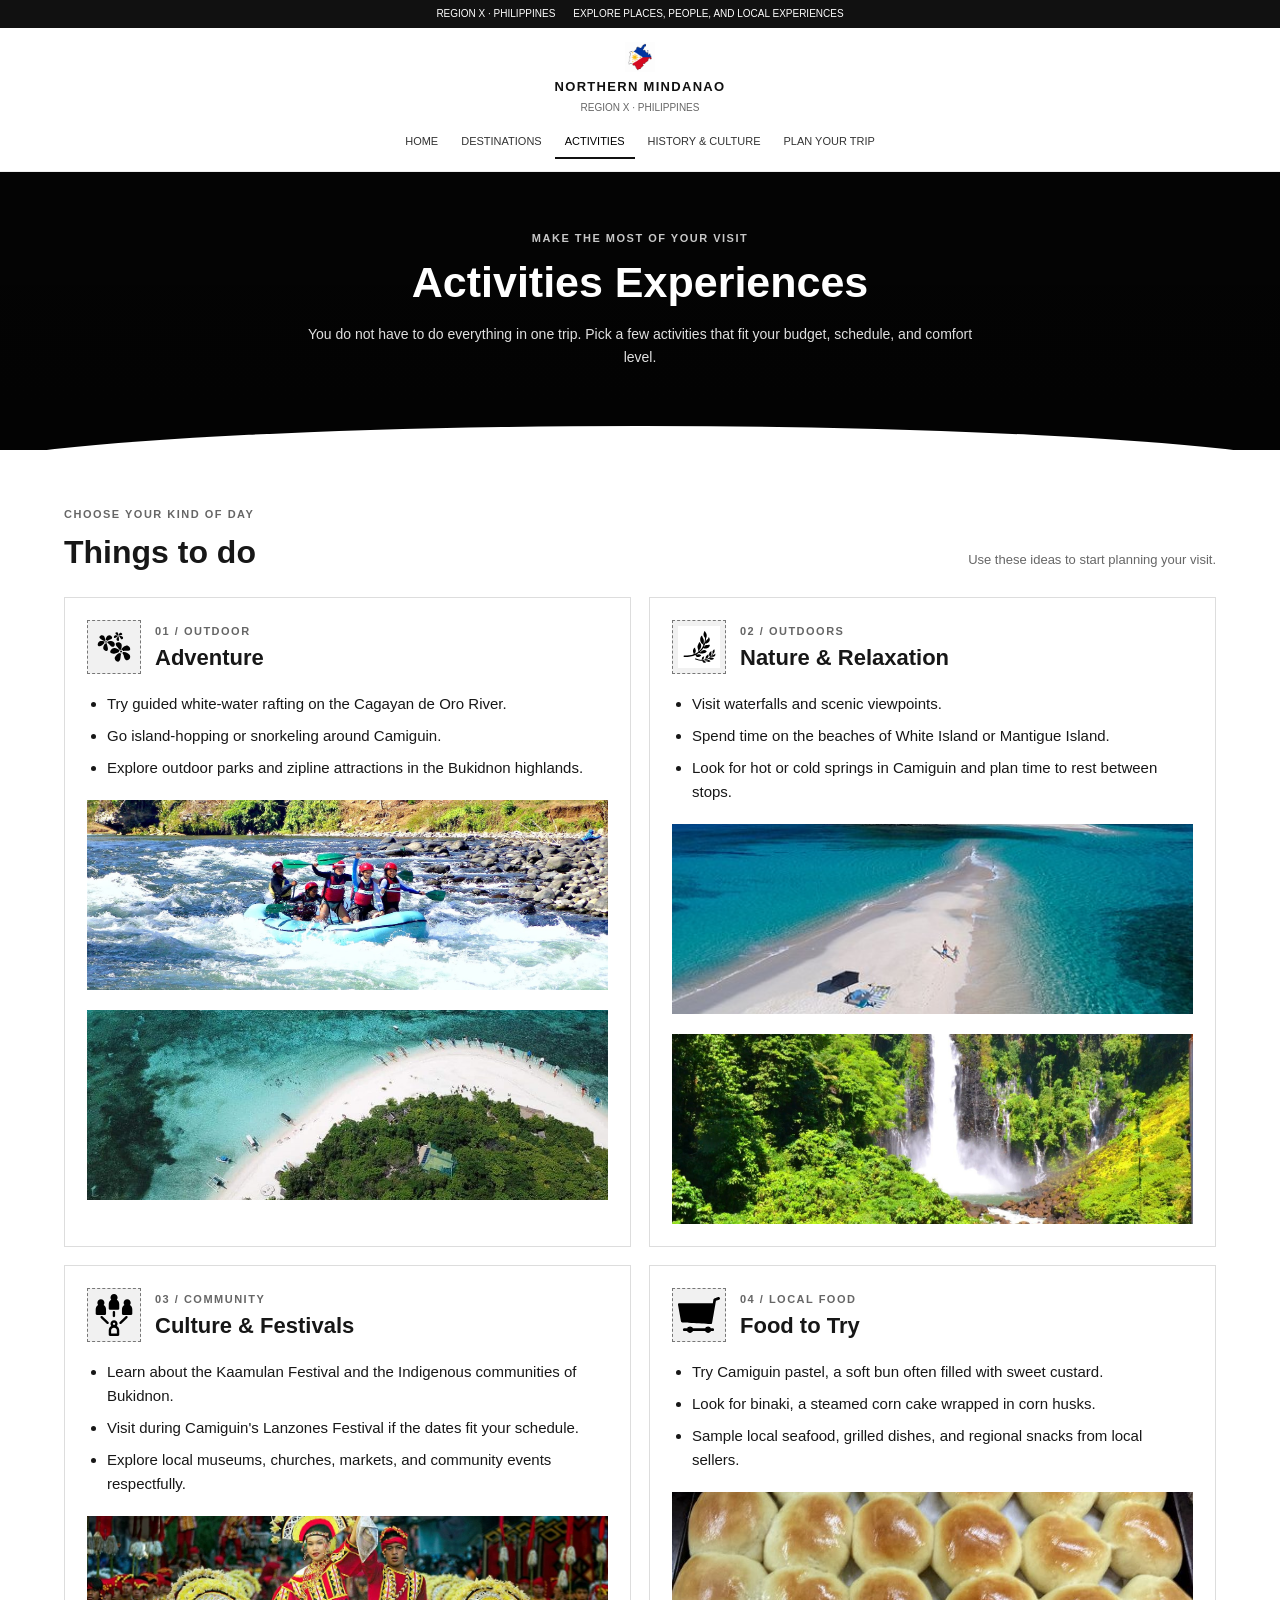
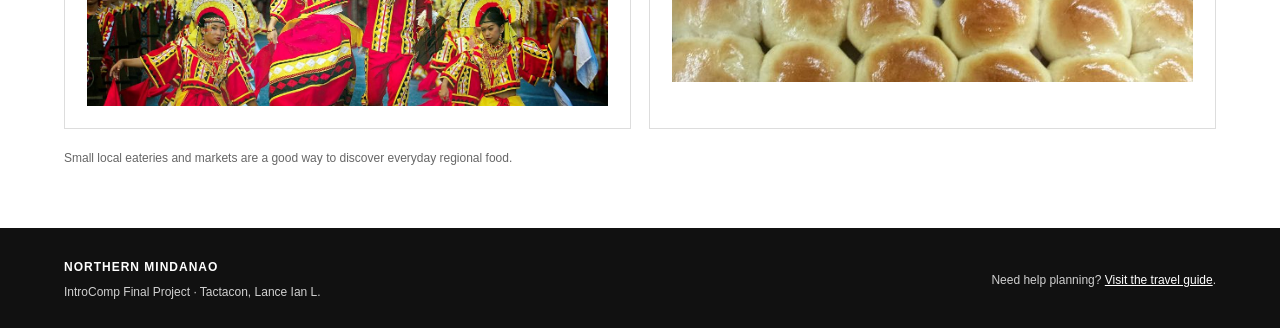
<file: activities.html>
<!DOCTYPE html>
<html lang="en">
<head>
    <meta charset="UTF-8">
    <meta name="viewport" content="width=device-width, initial-scale=1.0">
    <meta name="description" content="Things to do in Northern Mindanao, from outdoor adventures to local food and culture.">
    <title>Activities &amp; Experiences | Northern Mindanao</title>
    <link rel="stylesheet" href="style.css">
</head>
<body>
    <div class="top-line">
        <div class="container top-line-inner">
            <div>REGION X · PHILIPPINES</div>
            <div>EXPLORE PLACES, PEOPLE, AND LOCAL EXPERIENCES</div>
        </div>
    </div>
    <header class="site-header">
        <div class="container header-inner">
            <a class="brand" href="index.html" aria-label="Northern Mindanao home">
                <img class="logo-image" src="Assets/Images/Logo.png" alt="Northern Mindanao logo">
                <div class="brand-text">
                    <strong>NORTHERN MINDANAO</strong>
                    <small>REGION X · PHILIPPINES</small>
                </div>
            </a>
            <nav class="main-nav" aria-label="Main navigation">
                <a href="index.html">Home</a>
                <a href="destinations.html">Destinations</a>
                <a href="activities.html" aria-current="page">Activities</a>
                <a href="history.html">History &amp; Culture</a>
                <a href="plan-trip.html">Plan Your Trip</a>
            </nav>
        </div>
    </header>
    <main>
        <section class="page-intro-band">
            <video class="hero-video" autoplay muted loop playsinline aria-hidden="true">
                <source src="Assets/Videos/BannerIndex.mp4" type="video/mp4">
            </video>
            <div class="container page-intro-content">
                <p class="eyebrow">Make the most of your visit</p>
                <h1>Activities Experiences</h1>
                <p>You do not have to do everything in one trip. Pick a few activities that fit your budget, schedule, and comfort level.</p>
            </div>
        </section>
        <section class="activities-section section-space">
            <div class="container">
                <div class="section-heading-row"><div><p class="eyebrow">Choose your kind of day</p><h2>Things to do</h2></div><p class="section-side-note">Use these ideas to start planning your visit.</p></div>
                <div class="activity-grid">
                    <article class="activity-card">
                        <div class="activity-heading"><img class="activity-icon-placeholder" src="Assets/Icons/Flower.svg" alt="Adventure icon"><div><p class="eyebrow">01 / Outdoor</p><h2>Adventure</h2></div></div>
                        <ul><li>Try guided white-water rafting on the Cagayan de Oro River.</li><li>Go island-hopping or snorkeling around Camiguin.</li><li>Explore outdoor parks and zipline attractions in the Bukidnon highlands.</li></ul>
                        <img class="activity-photo" src="Assets/Images/Boating.JPG" alt="Guided white-water rafting on the Cagayan de Oro River">
                        <img class="activity-photo" src="Assets/Images/IslandHopping.jpg" alt="Island-hopping at a clear-water beach in Camiguin">
                    </article>
                    <article class="activity-card">
                        <div class="activity-heading"><img class="activity-icon-placeholder" src="Assets/Icons/Leaf.svg" alt="Nature and relaxation icon"><div><p class="eyebrow">02 / Outdoors</p><h2>Nature &amp; Relaxation</h2></div></div>
                        <ul><li>Visit waterfalls and scenic viewpoints.</li><li>Spend time on the beaches of White Island or Mantigue Island.</li><li>Look for hot or cold springs in Camiguin and plan time to rest between stops.</li></ul>
                        <img class="activity-photo" src="Assets/Images/White_Island.jpg" alt="White Island, a natural attraction in Camiguin">
                        <img class="activity-photo" src="Assets/Images/Maria_Cristina_Falls.jpg" alt="Maria Cristina Falls, a natural attraction in Iligan">
                    </article>
                    <article class="activity-card">
                        <div class="activity-heading"><img class="activity-icon-placeholder" src="Assets/Icons/community.svg" alt="Culture and festivals icon"><div><p class="eyebrow">03 / Community</p><h2>Culture &amp; Festivals</h2></div></div>
                        <ul><li>Learn about the Kaamulan Festival and the Indigenous communities of Bukidnon.</li><li>Visit during Camiguin's Lanzones Festival if the dates fit your schedule.</li><li>Explore local museums, churches, markets, and community events respectfully.</li></ul>
                        <img class="activity-photo" src="Assets/Images/Kaamulan-Festival.jpg" alt="Performers in traditional attire at the Kaamulan Festival in Bukidnon">
                    </article>
                    <article class="activity-card">
                        <div class="activity-heading"><img class="activity-icon-placeholder" src="Assets/Icons/cart.svg" alt="Food icon"><div><p class="eyebrow">04 / Local food</p><h2>Food to Try</h2></div></div>
                        <ul><li>Try Camiguin pastel, a soft bun often filled with sweet custard.</li><li>Look for binaki, a steamed corn cake wrapped in corn husks.</li><li>Sample local seafood, grilled dishes, and regional snacks from local sellers.</li></ul>
                        <img class="activity-photo" src="Assets/Images/Pastel.jpg" alt="Camiguin pastel, a soft bun filled with sweet custard">
                    </article>
                </div>
                <p class="small-note">Small local eateries and markets are a good way to discover everyday regional food.</p>
            </div>
        </section>
    </main>
    <footer class="site-footer">
        <div class="container footer-inner">
            <div>
                <strong>NORTHERN MINDANAO</strong>
                <p>IntroComp Final Project · Tactacon, Lance Ian L.</p>
            </div>
            <p>Need help planning? <a href="plan-trip.html">Visit the travel guide</a>.</p>
        </div>
    </footer>
</body>
</html>
</file>
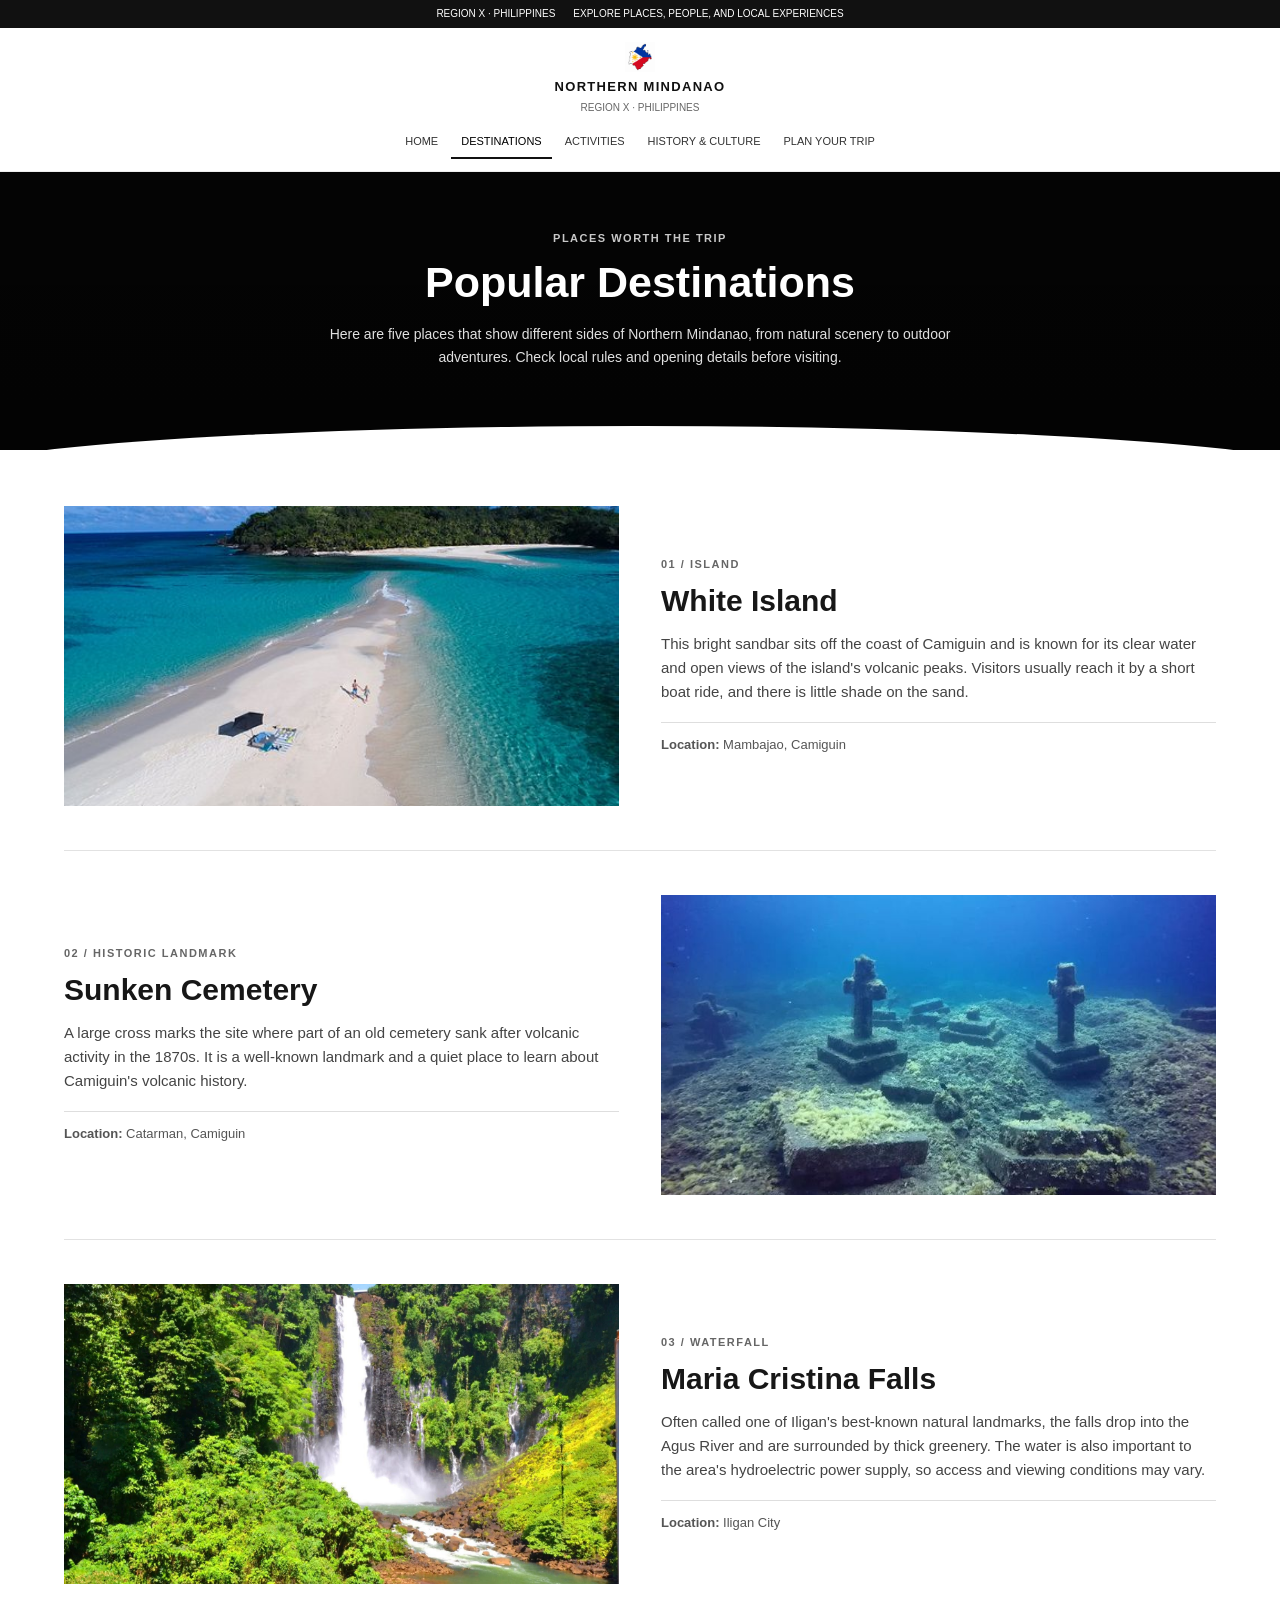
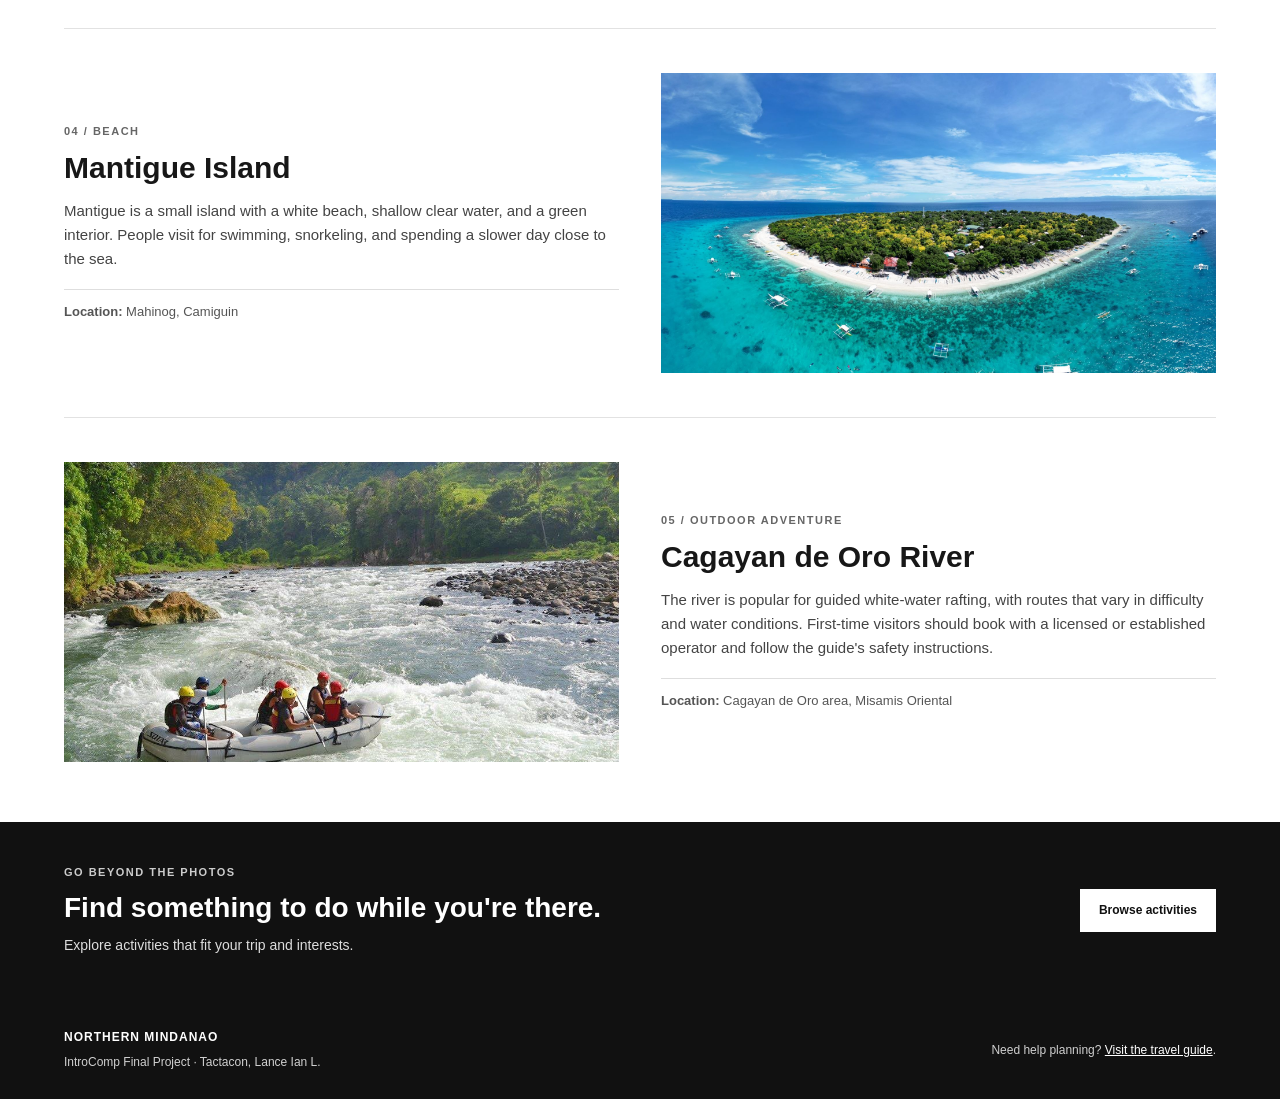
<file: destinations.html>
<!DOCTYPE html>
<html lang="en">
<head>
    <meta charset="UTF-8">
    <meta name="viewport" content="width=device-width, initial-scale=1.0">
    <meta name="description" content="Popular places to visit in Northern Mindanao, Philippines.">
    <title>Popular Destinations | Northern Mindanao</title>
    <link rel="stylesheet" href="style.css">
</head>
<body>
    <!-- Shared site header and navigation -->
    <div class="top-line">
        <div class="container top-line-inner">
            <div>REGION X · PHILIPPINES</div>
            <div>EXPLORE PLACES, PEOPLE, AND LOCAL EXPERIENCES</div>
        </div>
    </div>
    <header class="site-header">
        <div class="container header-inner">
            <a class="brand" href="index.html" aria-label="Northern Mindanao home">
                <img class="logo-image" src="Assets/Images/Logo.png" alt="Northern Mindanao logo">
                <div class="brand-text">
                    <strong>NORTHERN MINDANAO</strong>
                    <small>REGION X · PHILIPPINES</small>
                </div>
            </a>
            <nav class="main-nav" aria-label="Main navigation">
                <a href="index.html">Home</a>
                <a href="destinations.html" aria-current="page">Destinations</a>
                <a href="activities.html">Activities</a>
                <a href="history.html">History &amp; Culture</a>
                <a href="plan-trip.html">Plan Your Trip</a>
            </nav>
        </div>
    </header>
    <main>
        <section class="page-intro-band">
            <video class="hero-video" autoplay muted loop playsinline aria-hidden="true">
                <source src="Assets/Videos/BannerIndex.mp4" type="video/mp4">
            </video>
            <div class="container page-intro-content">
                <p class="eyebrow">Places worth the trip</p>
                <h1>Popular Destinations</h1>
                <p>Here are five places that show different sides of Northern Mindanao, from natural scenery to outdoor adventures. Check local rules and opening details before visiting.</p>
            </div>
        </section>
        <section class="destination-section section-space">
            <div class="container destination-list">
                <article class="destination-row">
                    <img class="destination-photo" src="Assets/Images/White_Island.jpg" alt="White Island sandbar in Camiguin">
                    <div class="destination-copy"><p class="eyebrow">01 / Island</p><h2>White Island</h2><p>This bright sandbar sits off the coast of Camiguin and is known for its clear water and open views of the island's volcanic peaks. Visitors usually reach it by a short boat ride, and there is little shade on the sand.</p><p class="location"><strong>Location:</strong> Mambajao, Camiguin</p></div>
                </article>
                <article class="destination-row reverse-row">
                    <img class="destination-photo" src="Assets/Images/Sunken_Cemetery.jpg" alt="Sunken Cemetery in Camiguin">
                    <div class="destination-copy"><p class="eyebrow">02 / Historic landmark</p><h2>Sunken Cemetery</h2><p>A large cross marks the site where part of an old cemetery sank after volcanic activity in the 1870s. It is a well-known landmark and a quiet place to learn about Camiguin's volcanic history.</p><p class="location"><strong>Location:</strong> Catarman, Camiguin</p></div>
                </article>
                <article class="destination-row">
                    <img class="destination-photo" src="Assets/Images/Maria_Cristina_Falls.jpg" alt="Maria Cristina Falls in Iligan">
                    <div class="destination-copy"><p class="eyebrow">03 / Waterfall</p><h2>Maria Cristina Falls</h2><p>Often called one of Iligan's best-known natural landmarks, the falls drop into the Agus River and are surrounded by thick greenery. The water is also important to the area's hydroelectric power supply, so access and viewing conditions may vary.</p><p class="location"><strong>Location:</strong> Iligan City</p></div>
                </article>
                <article class="destination-row reverse-row">
                    <img class="destination-photo" src="Assets/Images/Mantigue_Island.jpg" alt="Mantigue Island in Camiguin">
                    <div class="destination-copy"><p class="eyebrow">04 / Beach</p><h2>Mantigue Island</h2><p>Mantigue is a small island with a white beach, shallow clear water, and a green interior. People visit for swimming, snorkeling, and spending a slower day close to the sea.</p><p class="location"><strong>Location:</strong> Mahinog, Camiguin</p></div>
                </article>
                <article class="destination-row">
                    <img class="destination-photo" src="Assets/Images/cagayan-river.png" alt="Cagayan de Oro River in Misamis Oriental">
                    <div class="destination-copy"><p class="eyebrow">05 / Outdoor adventure</p><h2>Cagayan de Oro River</h2><p>The river is popular for guided white-water rafting, with routes that vary in difficulty and water conditions. First-time visitors should book with a licensed or established operator and follow the guide's safety instructions.</p><p class="location"><strong>Location:</strong> Cagayan de Oro area, Misamis Oriental</p></div>
                </article>
            </div>
        </section>
        <section class="bottom-callout">
            <div class="container callout-inner"><div><p class="eyebrow">Go beyond the photos</p><h2>Find something to do while you're there.</h2><p>Explore activities that fit your trip and interests.</p></div><a class="button-link button-light" href="activities.html">Browse activities</a></div>
        </section>
    </main>
    <!-- Shared footer -->
    <footer class="site-footer">
        <div class="container footer-inner">
            <div>
                <strong>NORTHERN MINDANAO</strong>
                <p>IntroComp Final Project · Tactacon, Lance Ian L.</p>
            </div>
            <p>Need help planning? <a href="plan-trip.html">Visit the travel guide</a>.</p>
        </div>
    </footer>
</body>
</html>
</file>
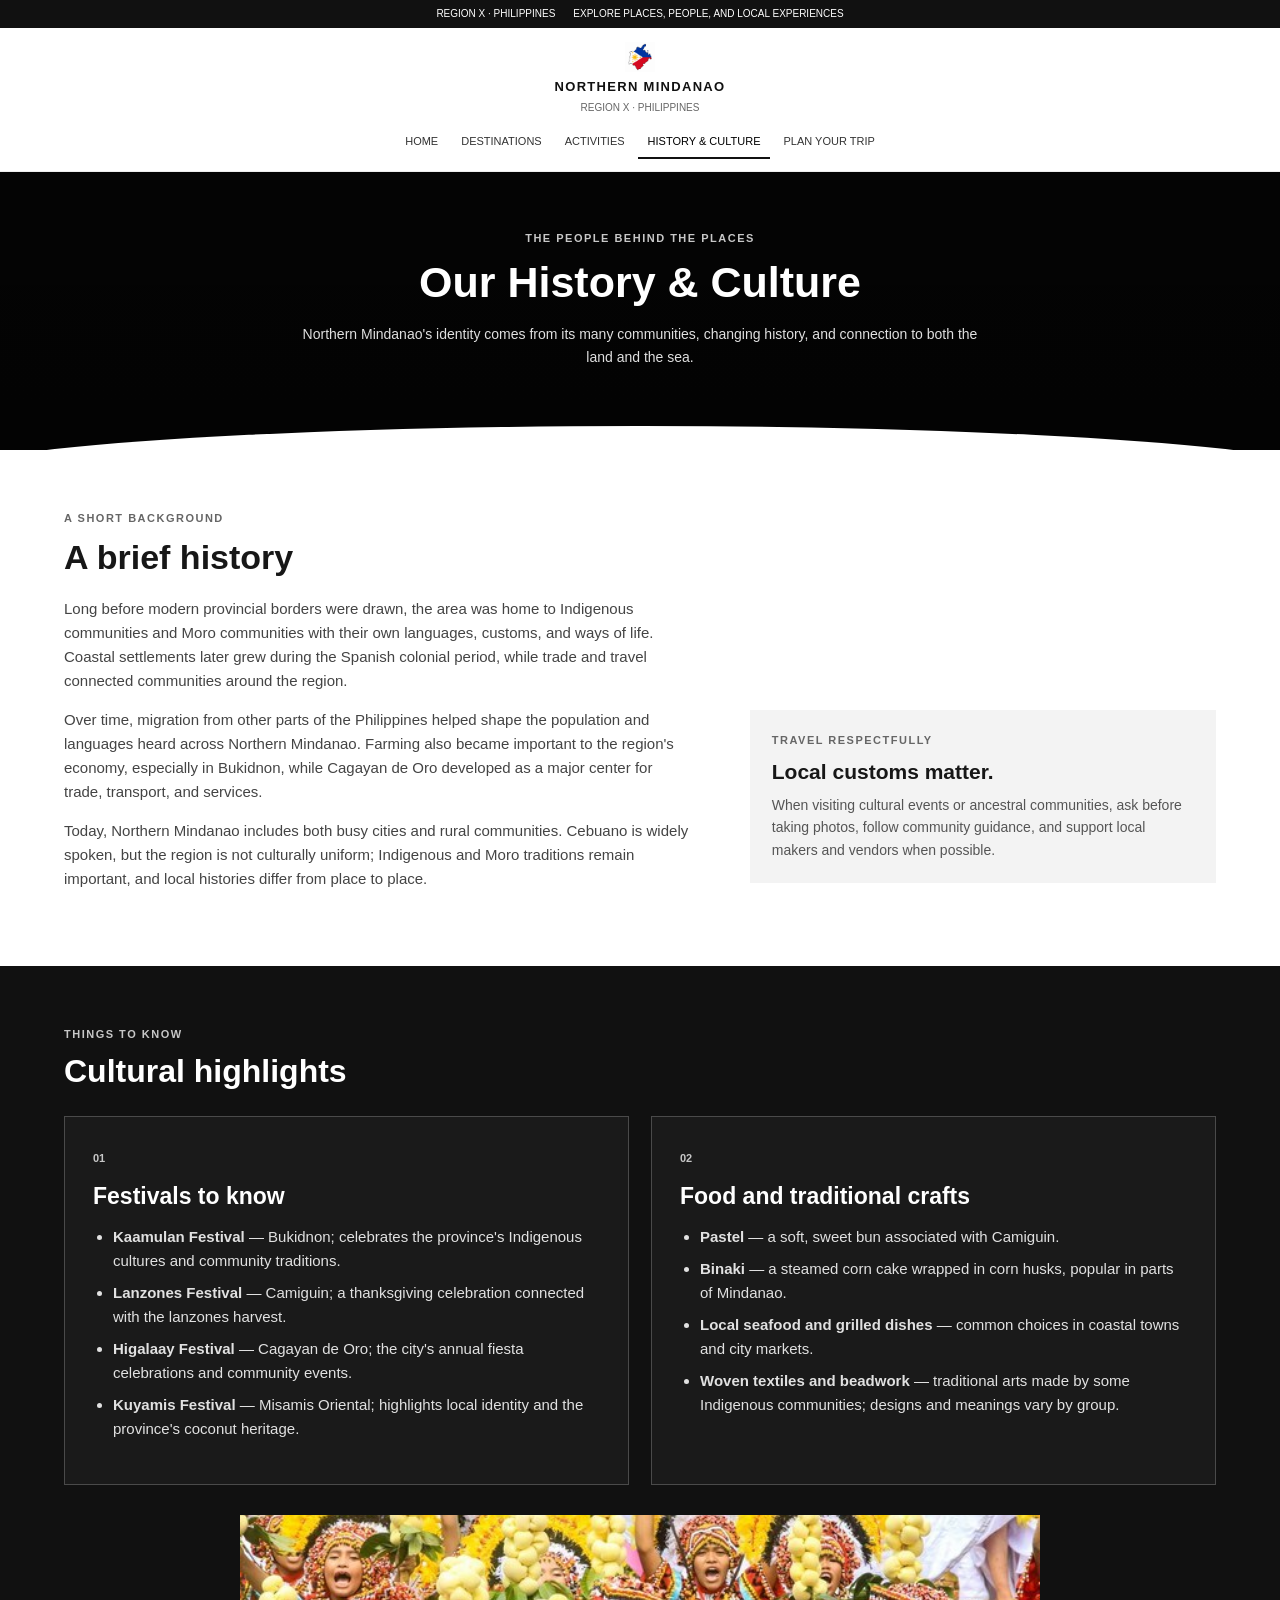
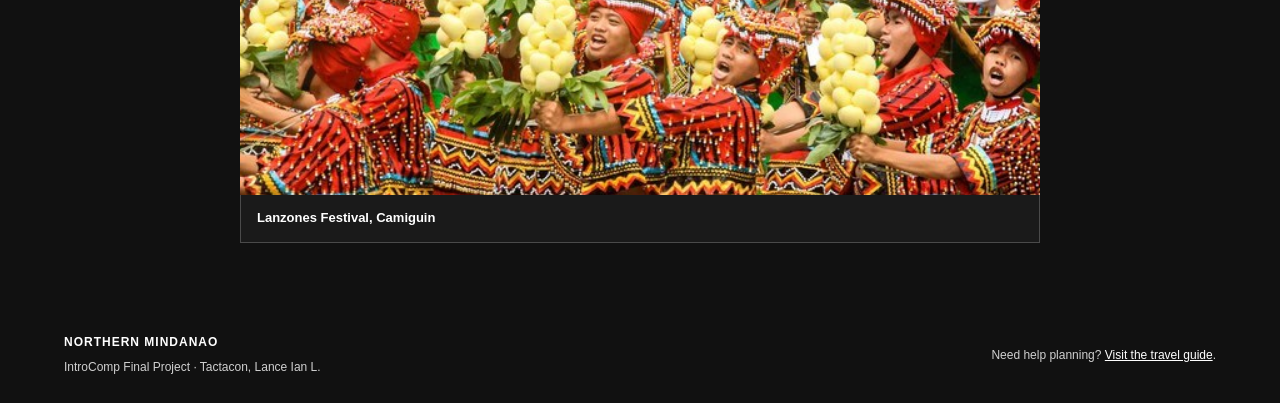
<file: history.html>
<!DOCTYPE html>
<html lang="en">
<head>
    <meta charset="UTF-8">
    <meta name="viewport" content="width=device-width, initial-scale=1.0">
    <meta name="description" content="An introduction to Northern Mindanao's history, festivals, food, and cultural traditions.">
    <title>Our History &amp; Culture | Northern Mindanao</title>
    <link rel="stylesheet" href="style.css">
</head>
<body>
    <!-- Shared site header and navigation -->
    <div class="top-line">
        <div class="container top-line-inner">
            <div>REGION X · PHILIPPINES</div>
            <div>EXPLORE PLACES, PEOPLE, AND LOCAL EXPERIENCES</div>
        </div>
    </div>
    <header class="site-header">
        <div class="container header-inner">
            <a class="brand" href="index.html" aria-label="Northern Mindanao home">
                <img class="logo-image" src="Assets/Images/Logo.png" alt="Northern Mindanao logo">
                <div class="brand-text">
                    <strong>NORTHERN MINDANAO</strong>
                    <small>REGION X · PHILIPPINES</small>
                </div>
            </a>
            <nav class="main-nav" aria-label="Main navigation">
                <a href="index.html">Home</a>
                <a href="destinations.html">Destinations</a>
                <a href="activities.html">Activities</a>
                <a href="history.html" aria-current="page">History &amp; Culture</a>
                <a href="plan-trip.html">Plan Your Trip</a>
            </nav>
        </div>
    </header>
    <main>
        <section class="page-intro-band">
            <video class="hero-video" autoplay muted loop playsinline aria-hidden="true">
                <source src="Assets/Videos/BannerIndex.mp4" type="video/mp4">
            </video>
            <div class="container page-intro-content">
                <p class="eyebrow">The people behind the places</p>
                <h1>Our History &amp; Culture</h1>
                <p>Northern Mindanao's identity comes from its many communities, changing history, and connection to both the land and the sea.</p>
            </div>
        </section>
        <section class="history-section section-space">
            <div class="container history-layout">
                <div class="history-copy">
                    <p class="eyebrow">A short background</p>
                    <h2>A brief history</h2>
                    <p>Long before modern provincial borders were drawn, the area was home to Indigenous communities and Moro communities with their own languages, customs, and ways of life. Coastal settlements later grew during the Spanish colonial period, while trade and travel connected communities around the region.</p>
                    <p>Over time, migration from other parts of the Philippines helped shape the population and languages heard across Northern Mindanao. Farming also became important to the region's economy, especially in Bukidnon, while Cagayan de Oro developed as a major center for trade, transport, and services.</p>
                    <p>Today, Northern Mindanao includes both busy cities and rural communities. Cebuano is widely spoken, but the region is not culturally uniform; Indigenous and Moro traditions remain important, and local histories differ from place to place.</p>
                </div>
                <aside class="history-aside">
                    <video class="history-photo" autoplay muted loop playsinline aria-label="Northern Mindanao travel video">
                        <source src="Assets/Videos/BannerIndex.mp4" type="video/mp4">
                    </video>
                    <div class="plain-note"><p class="eyebrow">Travel respectfully</p><h3>Local customs matter.</h3><p>When visiting cultural events or ancestral communities, ask before taking photos, follow community guidance, and support local makers and vendors when possible.</p></div>
                </aside>
            </div>
        </section>
        <section class="culture-section section-space">
            <div class="container">
                <div class="section-heading-row"><div><p class="eyebrow">Things to know</p><h2>Cultural highlights</h2></div></div>
                <div class="culture-grid">
                    <article class="culture-panel">
                        <div class="panel-number">01</div><h3>Festivals to know</h3>
                        <ul class="culture-list"><li><strong>Kaamulan Festival</strong> — Bukidnon; celebrates the province's Indigenous cultures and community traditions.</li><li><strong>Lanzones Festival</strong> — Camiguin; a thanksgiving celebration connected with the lanzones harvest.</li><li><strong>Higalaay Festival</strong> — Cagayan de Oro; the city's annual fiesta celebrations and community events.</li><li><strong>Kuyamis Festival</strong> — Misamis Oriental; highlights local identity and the province's coconut heritage.</li></ul>
                    </article>
                    <article class="culture-panel">
                        <div class="panel-number">02</div><h3>Food and traditional crafts</h3>
                        <ul class="culture-list"><li><strong>Pastel</strong> — a soft, sweet bun associated with Camiguin.</li><li><strong>Binaki</strong> — a steamed corn cake wrapped in corn husks, popular in parts of Mindanao.</li><li><strong>Local seafood and grilled dishes</strong> — common choices in coastal towns and city markets.</li><li><strong>Woven textiles and beadwork</strong> — traditional arts made by some Indigenous communities; designs and meanings vary by group.</li></ul>
                    </article>
                </div>
                <figure class="wide-photo-card"><img class="wide-culture-photo" src="Assets/Images/Lanzones_Fest.jpg" alt="Lanzones Festival celebration in Camiguin"><figcaption>Lanzones Festival, Camiguin</figcaption></figure>
            </div>
        </section>
    </main>
    <!-- Shared footer -->
    <footer class="site-footer">
        <div class="container footer-inner">
            <div>
                <strong>NORTHERN MINDANAO</strong>
                <p>IntroComp Final Project · Tactacon, Lance Ian L.</p>
            </div>
            <p>Need help planning? <a href="plan-trip.html">Visit the travel guide</a>.</p>
        </div>
    </footer>
</body>
</html>
</file>
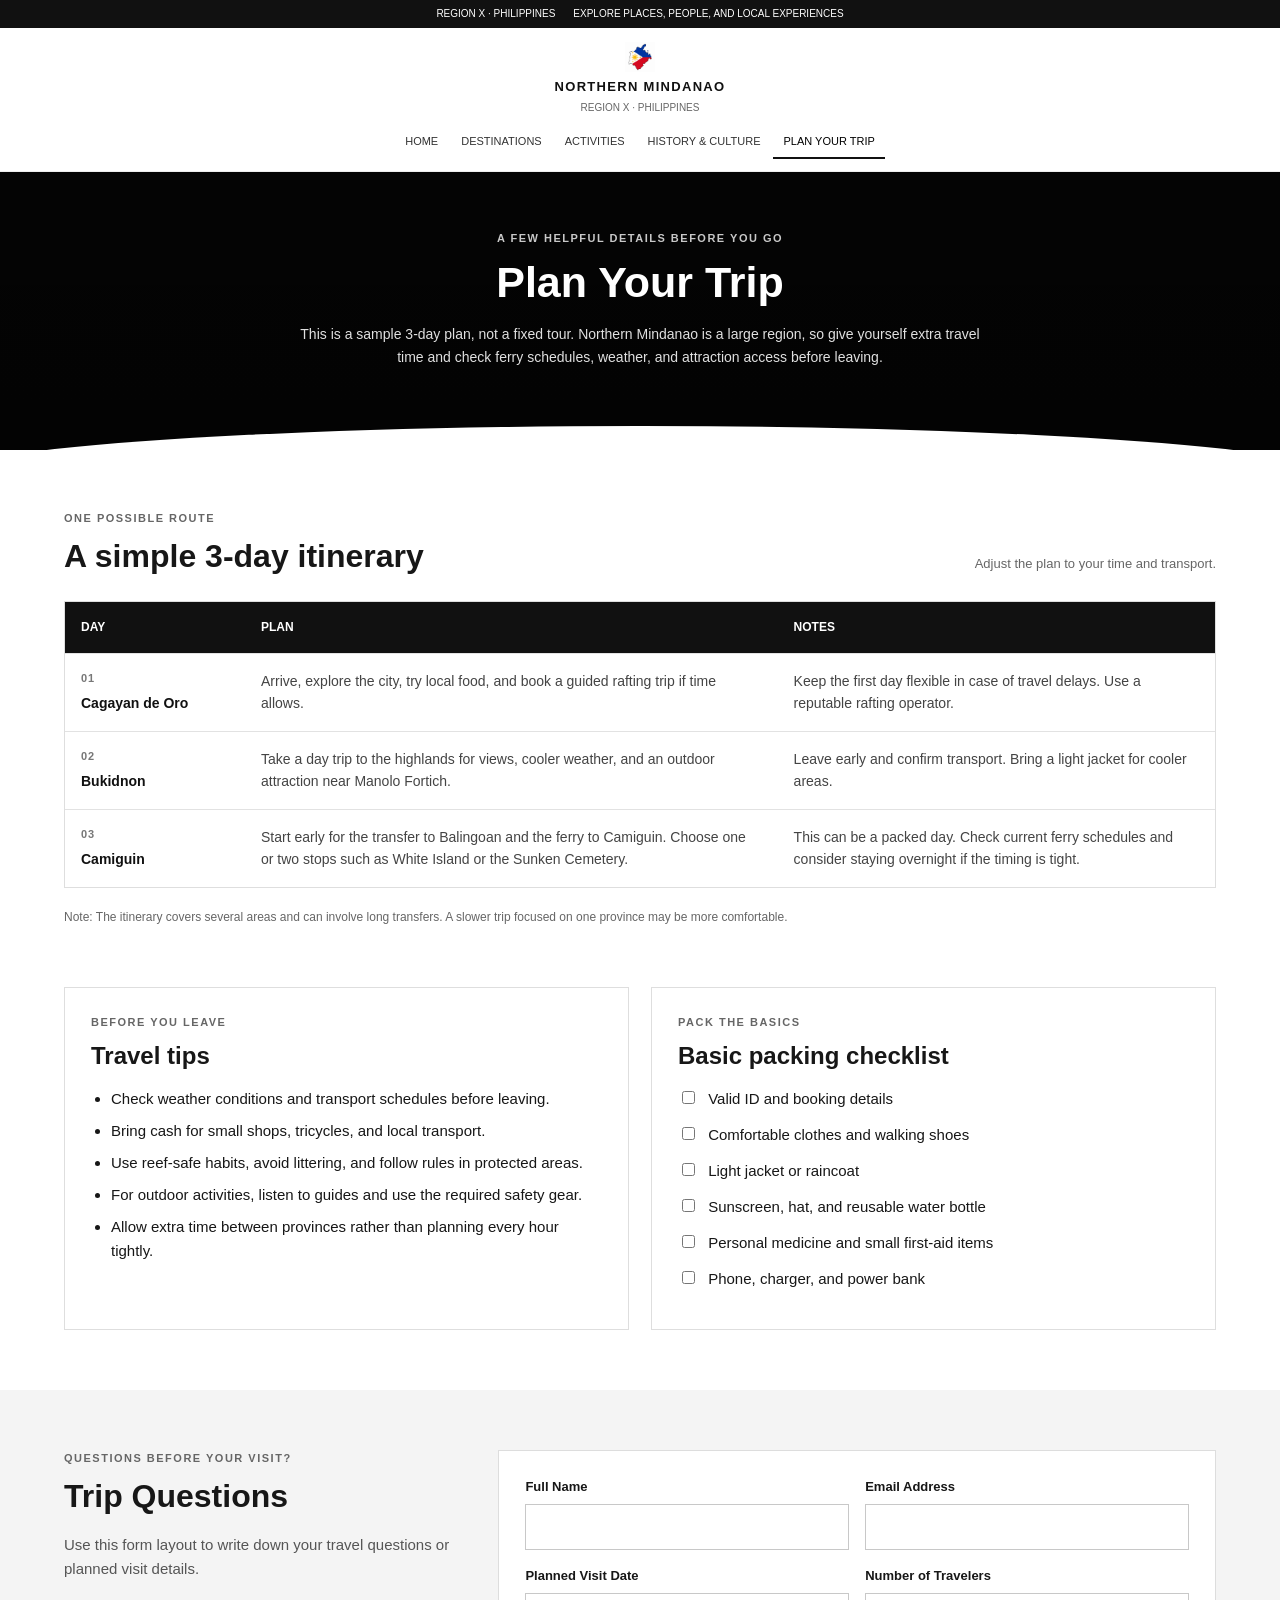
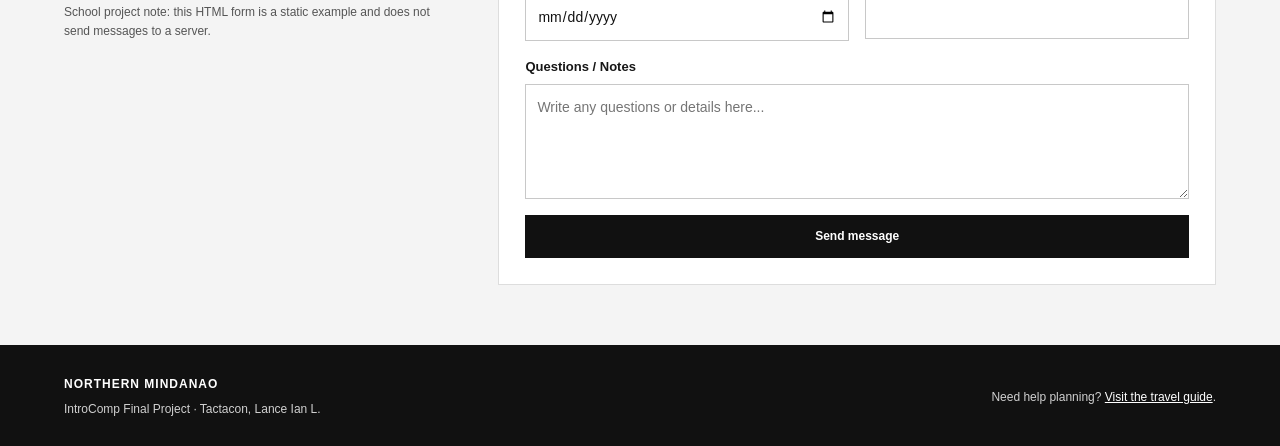
<file: plan-trip.html>
<!DOCTYPE html>
<html lang="en">
<head>
    <meta charset="UTF-8">
    <meta name="viewport" content="width=device-width, initial-scale=1.0">
    <meta name="description" content="A simple itinerary, travel tips, packing checklist, and contact form for a Northern Mindanao trip.">
    <title>Plan Your Trip | Northern Mindanao</title>
    <link rel="stylesheet" href="style.css">
</head>
<body>
    <!-- Shared site header and navigation -->
    <div class="top-line">
        <div class="container top-line-inner">
            <div>REGION X · PHILIPPINES</div>
            <div>EXPLORE PLACES, PEOPLE, AND LOCAL EXPERIENCES</div>
        </div>
    </div>
    <header class="site-header">
        <div class="container header-inner">
            <a class="brand" href="index.html" aria-label="Northern Mindanao home">
                <img class="logo-image" src="Assets/Images/Logo.png" alt="Northern Mindanao logo">
                <div class="brand-text">
                    <strong>NORTHERN MINDANAO</strong>
                    <small>REGION X · PHILIPPINES</small>
                </div>
            </a>
            <nav class="main-nav" aria-label="Main navigation">
                <a href="index.html">Home</a>
                <a href="destinations.html">Destinations</a>
                <a href="activities.html">Activities</a>
                <a href="history.html">History &amp; Culture</a>
                <a href="plan-trip.html" aria-current="page">Plan Your Trip</a>
            </nav>
        </div>
    </header>
    <main>
        <section class="page-intro-band">
            <video class="hero-video" autoplay muted loop playsinline aria-hidden="true">
                <source src="Assets/Videos/BannerIndex.mp4" type="video/mp4">
            </video>
            <div class="container page-intro-content">
                <p class="eyebrow">A few helpful details before you go</p>
                <h1>Plan Your Trip</h1>
                <p>This is a sample 3-day plan, not a fixed tour. Northern Mindanao is a large region, so give yourself extra travel time and check ferry schedules, weather, and attraction access before leaving.</p>
            </div>
        </section>
        <section class="itinerary-section section-space">
            <div class="container">
                <div class="section-heading-row"><div><p class="eyebrow">One possible route</p><h2 id="itinerary-title">A simple 3-day itinerary</h2></div><p class="section-side-note">Adjust the plan to your time and transport.</p></div>
                <div class="itinerary-wrap">
                    <table class="itinerary">
                        <thead><tr><th scope="col">Day</th><th scope="col">Plan</th><th scope="col">Notes</th></tr></thead>
                        <tbody>
                            <tr><td><div class="day-number">01</div><strong>Cagayan de Oro</strong></td><td>Arrive, explore the city, try local food, and book a guided rafting trip if time allows.</td><td>Keep the first day flexible in case of travel delays. Use a reputable rafting operator.</td></tr>
                            <tr><td><div class="day-number">02</div><strong>Bukidnon</strong></td><td>Take a day trip to the highlands for views, cooler weather, and an outdoor attraction near Manolo Fortich.</td><td>Leave early and confirm transport. Bring a light jacket for cooler areas.</td></tr>
                            <tr><td><div class="day-number">03</div><strong>Camiguin</strong></td><td>Start early for the transfer to Balingoan and the ferry to Camiguin. Choose one or two stops such as White Island or the Sunken Cemetery.</td><td>This can be a packed day. Check current ferry schedules and consider staying overnight if the timing is tight.</td></tr>
                        </tbody>
                    </table>
                </div>
                <p class="small-note">Note: The itinerary covers several areas and can involve long transfers. A slower trip focused on one province may be more comfortable.</p>
            </div>
        </section>
        <section class="trip-help-section section-space">
            <div class="container trip-columns">
                <article class="info-panel"><p class="eyebrow">Before you leave</p><h2>Travel tips</h2><ul class="tips-list"><li>Check weather conditions and transport schedules before leaving.</li><li>Bring cash for small shops, tricycles, and local transport.</li><li>Use reef-safe habits, avoid littering, and follow rules in protected areas.</li><li>For outdoor activities, listen to guides and use the required safety gear.</li><li>Allow extra time between provinces rather than planning every hour tightly.</li></ul></article>
                <article class="info-panel"><p class="eyebrow">Pack the basics</p><h2>Basic packing checklist</h2><ul class="checklist"><li><label><input type="checkbox"> Valid ID and booking details</label></li><li><label><input type="checkbox"> Comfortable clothes and walking shoes</label></li><li><label><input type="checkbox"> Light jacket or raincoat</label></li><li><label><input type="checkbox"> Sunscreen, hat, and reusable water bottle</label></li><li><label><input type="checkbox"> Personal medicine and small first-aid items</label></li><li><label><input type="checkbox"> Phone, charger, and power bank</label></li></ul></article>
            </div>
        </section>
        <!-- Required contact form from the project instructions -->
        <section class="contact-section section-space">
            <div class="container contact-layout">
                <div class="contact-intro"><p class="eyebrow">Questions before your visit?</p><h2>Trip Questions</h2><p>Use this form layout to write down your travel questions or planned visit details.</p><p class="form-note">School project note: this HTML form is a static example and does not send messages to a server.</p></div>
                <div class="contact-form-panel">
                    <form class="contact-form" action="#" method="get">
                        <div class="form-field"><label for="full-name">Full Name</label><input type="text" id="full-name" name="full-name" autocomplete="name" required></div>
                        <div class="form-field"><label for="email">Email Address</label><input type="email" id="email" name="email" autocomplete="email" required></div>
                        <div class="form-field"><label for="visit-date">Planned Visit Date</label><input type="date" id="visit-date" name="visit-date" required></div>
                        <div class="form-field"><label for="travelers">Number of Travelers</label><input type="number" id="travelers" name="travelers" min="1" max="50" required></div>
                        <div class="form-field full-width"><label for="notes">Questions / Notes</label><textarea id="notes" name="notes" placeholder="Write any questions or details here..."></textarea></div>
                        <div class="form-field full-width"><button type="submit">Send message</button></div>
                    </form>
                </div>
            </div>
        </section>
    </main>
    <!-- Shared footer -->
    <footer class="site-footer">
        <div class="container footer-inner">
            <div>
                <strong>NORTHERN MINDANAO</strong>
                <p>IntroComp Final Project · Tactacon, Lance Ian L.</p>
            </div>
            <p>Need help planning? <a href="plan-trip.html">Visit the travel guide</a>.</p>
        </div>
    </footer>
</body>
</html>
</file>
<file: style.css>
/* Basic page settings */
* { box-sizing: border-box; }
body {
    margin: 0;
    color: #171717;
    background: #ffffff;
    font-family: Arial, Helvetica, sans-serif;
    font-size: 15px;
    line-height: 1.6;
}
img { display: block; max-width: 100%; }
a { color: #111111; }
h1, h2, h3 { line-height: 1.15; }
p { margin-top: 0; }

/* Main layout and spacing */
.container { width: 90%; max-width: 1160px; margin: 0 auto; }
.section-space { padding: 60px 0; }
.eyebrow {
    margin: 0 0 10px;
    color: #666666;
    font-size: 11px;
    font-weight: bold;
    letter-spacing: 1.5px;
    text-transform: uppercase;
}
.section-heading-row {
    display: flex;
    align-items: end;
    justify-content: space-between;
    gap: 20px;
    margin-bottom: 26px;
}
.section-heading-row h2, .intro-heading h2, .contact-intro h2 { margin: 0; font-size: 32px; }
.section-side-note {
    max-width: 280px;
    margin: 0;
    color: #666666;
    font-size: 13px;
}

/* Header and navigation */
.top-line { background: #111111; color: #ffffff; font-size: 10px; }
.top-line-inner {
    display: flex;
    justify-content: center;
    gap: 18px;
    padding: 6px 0;
    text-align: center;
}
.site-header { border-bottom: 1px solid #eeeeee; background: #ffffff; }
.header-inner {
    display: flex;
    flex-direction: column;
    align-items: center;
    gap: 10px;
    padding: 14px 0 12px;
}
.brand {
    display: flex;
    flex-direction: column;
    align-items: center;
    gap: 5px;
    color: #111111;
    text-decoration: none;
    text-align: center;
}
.logo-placeholder {
    display: flex;
    align-items: center;
    justify-content: center;
    width: 78px;
    height: 30px;
    border: 1px dashed #777777;
    background: #f3f3f3;
    color: #444444;
    font-size: 9px;
    font-weight: bold;
}
.brand-text strong, .brand-text small { display: block; }
.brand-text strong { font-size: 13px; letter-spacing: 1.3px; }
.brand-text small { margin-top: 2px; color: #666666; font-size: 10px; }
.main-nav {
    display: flex;
    align-items: center;
    justify-content: center;
    flex-wrap: wrap;
    gap: 3px;
}
.main-nav a {
    padding: 7px 10px;
    border-bottom: 2px solid transparent;
    color: #333333;
    font-size: 11px;
    text-decoration: none;
    text-transform: uppercase;
}
.main-nav a:hover, .main-nav a[aria-current="page"] { border-bottom-color: #111111; color: #000000; }

/* Buttons and links */
.button-link, button {
    display: inline-block;
    padding: 11px 18px;
    border: 1px solid #111111;
    border-radius: 0;
    background: #111111;
    color: #ffffff;
    font: inherit;
    font-size: 12px;
    font-weight: bold;
    text-decoration: none;
    cursor: pointer;
}
.button-link:hover, button:hover { background: #444444; }
.text-link {
    display: inline-block;
    padding-bottom: 3px;
    border-bottom: 1px solid #333333;
    font-size: 12px;
    font-weight: bold;
    text-decoration: none;
}
.text-link div { margin-left: 5px; }

/* Photo placeholders and images */
.photo-placeholder, .intro-photo-placeholder {
    display: flex;
    flex-direction: column;
    align-items: center;
    justify-content: center;
    gap: 8px;
    overflow: hidden;
    border: 1px dashed #888888;
    background: repeating-linear-gradient(135deg, #f0f0f0, #f0f0f0 12px, #e2e2e2 12px, #e2e2e2 24px);
    color: #444444;
    text-align: center;
}
.photo-placeholder div, .intro-photo-placeholder div { font-size: 10px; font-weight: bold; letter-spacing: 1.2px; }
.photo-placeholder small, .intro-photo-placeholder small { font-size: 11px; }
img.logo-image { width: 78px; height: 30px; object-fit: contain; }
img.preview-photo {
    width: 100%;
    height: 205px;
    border: 0;
    object-fit: cover;
}
img.destination-photo {
    width: 100%;
    height: 300px;
    border: 0;
    object-fit: cover;
}
.destination-photo img.destination-image {
    display: block;
    width: 100%;
    height: 300px;
    border: 0;
    object-fit: cover;
}
img.activity-photo {
    width: 100%;
    height: 190px;
    border: 0;
    object-fit: cover;
}
img.history-photo {
    width: 100%;
    height: 260px;
    border: 0;
    object-fit: cover;
}
video.history-photo {
    display: block;
    width: 100%;
    height: 180px;
    min-height: 0;
    object-fit: cover;
}
img.wide-culture-photo {
    width: 100%;
    height: 280px;
    border: 0;
    object-fit: cover;
}
img.activity-icon-placeholder {
    width: 54px;
    height: 54px;
    padding: 5px;
    object-fit: contain;
}

/* Homepage banner */
.hero-section {
    position: relative;
    overflow: hidden;
    padding: 68px 0 88px;
    background: #080808;
    color: #ffffff;
    text-align: center;
}
.hero-video {
    position: absolute;
    inset: 0;
    width: 100%;
    height: 100%;
    object-fit: cover;
}
.hero-section::before {
    content: "";
    position: absolute;
    inset: 0;
    z-index: 1;
    background: linear-gradient(rgba(0, 0, 0, 0.5), rgba(0, 0, 0, 0.65));
}
.hero-section::after, .page-intro-band::after {
    content: "";
    position: absolute;
    left: -5%;
    bottom: -28px;
    width: 110%;
    height: 52px;
    border-radius: 50% 50% 0 0 / 100% 100% 0 0;
    background: #ffffff;
    z-index: 3;
}
.hero-layout { position: relative; z-index: 2; display: block; }
.hero-copy { max-width: 760px; margin: 0 auto; }
.hero-copy .eyebrow { color: #c9c9c9; }
.hero-copy h1 {
    max-width: 720px;
    margin: 0 auto 18px;
    color: #ffffff;
    font-size: 48px;
    line-height: 1.08;
}
.hero-lead {
    max-width: 650px;
    margin: 0 auto 25px;
    color: #e5e5e5;
    font-size: 15px;
}
.hero-actions {
    display: flex;
    justify-content: center;
    align-items: center;
    flex-wrap: wrap;
    gap: 18px;
}
.hero-actions .text-link { color: #ffffff; border-bottom-color: #cccccc; }

/* Homepage introduction */
.intro-section { padding-top: 58px; padding-bottom: 58px; }
.intro-layout {
    display: grid;
    grid-template-columns: 1fr 0.9fr;
    align-items: center;
    gap: 48px;
}
.intro-text-column { max-width: 620px; }
.intro-heading h2 {
    max-width: 390px;
    margin-bottom: 18px;
    font-size: 38px;
    line-height: 1.05;
}
.intro-copy { max-width: 610px; color: #444444; font-size: 14px; }
.intro-copy p:last-child { margin-bottom: 0; }
.intro-photo-placeholder { min-height: 320px; border: 0; }
img.intro-photo-placeholder {
    display: block;
    width: 100%;
    height: 320px;
    object-fit: cover;
}
.facts-row {
    display: grid;
    grid-template-columns: repeat(3, 1fr);
    margin-top: 38px;
    border-top: 1px solid #dddddd;
    border-bottom: 1px solid #dddddd;
}
.fact { padding: 20px 24px; border-right: 1px solid #dddddd; }
.fact:first-child { padding-left: 0; }
.fact:last-child { border-right: 0; }
.fact strong, .fact div { display: block; }
.fact strong { margin-bottom: 5px; font-size: 20px; }
.fact div { color: #666666; font-size: 12px; }

/* Featured destinations */
.featured-section { background: #111111; color: #ffffff; }
.featured-section .section-heading-row h2 { color: #ffffff; }
.featured-section .eyebrow, .featured-section .card-number { color: #c4c4c4; }
.featured-section .text-link { color: #ffffff; border-bottom-color: #bbbbbb; }
.preview-grid { display: grid; grid-template-columns: repeat(3, 1fr); gap: 22px; }
.preview-card { border-top: 1px solid #555555; background: transparent; }
.preview-photo {
    height: 205px;
    border: 0;
    background: repeating-linear-gradient(135deg, #d9d9d9, #d9d9d9 12px, #c8c8c8 12px, #c8c8c8 24px);
    color: #222222;
}
.preview-card-body { padding: 16px 0 0; }
.card-number { font-size: 10px; font-weight: bold; letter-spacing: 1px; }
.preview-card h3 { margin: 9px 0 5px; color: #ffffff; font-size: 21px; }
.preview-card p { margin: 0; color: #d0d0d0; font-size: 13px; }

/* Page heading banner */
.page-intro-band {
    position: relative;
    overflow: hidden;
    padding: 58px 0 82px;
    background: #080808;
    color: #ffffff;
    text-align: center;
}
.page-intro-band::before {
    content: "";
    position: absolute;
    inset: 0;
    z-index: 1;
    background: linear-gradient(rgba(0, 0, 0, 0.5), rgba(0, 0, 0, 0.65));
}
.page-intro-content { position: relative; z-index: 2; max-width: 850px; }
.page-intro-content .eyebrow { color: #c8c8c8; }
.page-intro-content h1 {
    max-width: 800px;
    margin: 0 auto 16px;
    color: #ffffff;
    font-size: 43px;
}
.page-intro-content>p:last-child {
    max-width: 680px;
    margin: 0 auto;
    color: #e0e0e0;
    font-size: 14px;
}

/* Destinations page */
.destination-section { padding-top: 56px; }
.destination-list { display: flex; flex-direction: column; gap: 44px; }
.destination-row {
    display: grid;
    grid-template-columns: 1fr 1fr;
    align-items: center;
    gap: 42px;
    padding-bottom: 44px;
    border-bottom: 1px solid #e2e2e2;
}
.destination-row:last-child { padding-bottom: 0; border-bottom: 0; }
.destination-photo { min-height: 300px; }
.destination-row.reverse-row .destination-photo { order: 2; }
.destination-row.reverse-row .destination-copy { order: 1; }
.destination-copy h2 { margin: 0 0 14px; font-size: 30px; }
.destination-copy p:not(.eyebrow):not(.location) { color: #444444; }
.location {
    margin: 18px 0 0;
    padding-top: 12px;
    border-top: 1px solid #dedede;
    color: #555555;
    font-size: 13px;
}

/* Bottom callout */
.bottom-callout { padding: 42px 0; background: #111111; color: #ffffff; }
.callout-inner {
    display: flex;
    align-items: center;
    justify-content: space-between;
    gap: 28px;
}
.callout-inner .eyebrow { color: #cccccc; }
.callout-inner h2 { margin: 0 0 10px; font-size: 28px; }
.callout-inner p:not(.eyebrow) { margin: 0; color: #dddddd; font-size: 14px; }
.button-light {
    flex-shrink: 0;
    border-color: #ffffff;
    background: #ffffff;
    color: #111111;
}
.button-light:hover { background: #dddddd; color: #111111; }

/* Activities page */
.activities-section { padding-top: 56px; }
.activity-grid { display: grid; grid-template-columns: 1fr 1fr; gap: 18px; }
.activity-card { padding: 22px; border: 1px solid #dddddd; background: #ffffff; }
.activity-heading {
    display: flex;
    align-items: center;
    gap: 14px;
    margin-bottom: 18px;
}
.activity-icon-placeholder {
    display: flex;
    align-items: center;
    justify-content: center;
    width: 54px;
    height: 54px;
    flex-shrink: 0;
    border: 1px dashed #777777;
    background: #f1f1f1;
    color: #444444;
    font-size: 10px;
    font-weight: bold;
}
.activity-heading .eyebrow { margin-bottom: 5px; }
.activity-heading h2 { margin: 0; font-size: 22px; }
.activity-card ul, .tips-list, .culture-list { padding-left: 20px; }
.activity-card li, .tips-list li, .culture-list li { margin: 8px 0; }
.activity-photo { min-height: 190px; margin-top: 20px; }
.small-note { margin: 20px 0 0; color: #666666; font-size: 12px; }

/* History and culture page */
.history-layout {
    display: grid;
    grid-template-columns: 1.15fr 0.85fr;
    align-items: start;
    gap: 55px;
}
.history-copy h2 { margin: 0 0 20px; font-size: 34px; }
.history-copy p:not(.eyebrow) { color: #444444; }
.history-photo { min-height: 180px; margin-bottom: 20px; }
.plain-note { padding: 22px; background: #f3f3f3; }
.plain-note h3 { margin: 0 0 10px; font-size: 21px; }
.plain-note p:last-child { margin-bottom: 0; color: #555555; font-size: 14px; }
.culture-section { background: #111111; color: #ffffff; }
.culture-section .section-heading-row h2, .culture-panel h3 { color: #ffffff; }
.culture-section .eyebrow, .culture-section .panel-number { color: #c7c7c7; }
.culture-grid { display: grid; grid-template-columns: 1fr 1fr; gap: 22px; }
.culture-panel { padding: 28px; border: 1px solid #4a4a4a; background: #1a1a1a; }
.panel-number {
    display: inline-block;
    margin-bottom: 15px;
    font-size: 11px;
    font-weight: bold;
}
.culture-panel h3 { margin: 0 0 16px; font-size: 23px; }
.culture-panel li { color: #e1e1e1; }
.wide-photo-card { max-width: 800px; margin: 30px auto 0; background: #111111; }
.wide-culture-photo { min-height: 280px; }
.wide-photo-card figcaption {
    padding: 13px 16px;
    border: 1px solid #4a4a4a;
    border-top: 0;
    background: #1a1a1a;
    color: #ffffff;
    font-size: 13px;
    font-weight: bold;
}

/* Trip planner */
.itinerary-wrap { overflow-x: auto; border: 1px solid #dedede; }
.itinerary { width: 100%; border-collapse: collapse; background: #ffffff; }
.itinerary th, .itinerary td {
    padding: 16px;
    border-bottom: 1px solid #e2e2e2;
    text-align: left;
    vertical-align: top;
}
.itinerary th {
    background: #111111;
    color: #ffffff;
    font-size: 12px;
    text-transform: uppercase;
}
.itinerary td { min-width: 160px; color: #444444; font-size: 14px; }
.itinerary tr:last-child td { border-bottom: 0; }
.itinerary td:first-child { width: 180px; color: #111111; }
.itinerary td:first-child strong { display: block; margin-top: 5px; }
.day-number {
    color: #777777;
    font-size: 11px;
    font-weight: bold;
    letter-spacing: 1px;
}
.trip-help-section { padding-top: 0; }
.trip-columns { display: grid; grid-template-columns: 1fr 1fr; gap: 22px; }
.info-panel { padding: 26px; border: 1px solid #dedede; background: #ffffff; }
.info-panel h2 { margin: 0 0 18px; font-size: 24px; }
.checklist { list-style: none; padding: 0; margin-bottom: 0; }
.checklist li { margin: 12px 0; }
.checklist input { margin-right: 9px; accent-color: #111111; }

/* Contact form */
.contact-section { background: #f4f4f4; }
.contact-layout { display: grid; grid-template-columns: 0.7fr 1.3fr; gap: 48px; }
.contact-intro h2 { margin-bottom: 18px; }
.contact-intro p:not(.eyebrow) { color: #555555; }
.form-note { margin-top: 22px; color: #666666; font-size: 12px; }
.contact-form-panel { padding: 26px; border: 1px solid #dddddd; background: #ffffff; }
.contact-form { display: grid; grid-template-columns: 1fr 1fr; gap: 16px; }
.form-field { display: flex; flex-direction: column; gap: 6px; }
.form-field.full-width { grid-column: 1 / -1; }
.form-field label { font-size: 13px; font-weight: bold; }
.form-field input, .form-field textarea {
    width: 100%;
    padding: 11px;
    border: 1px solid #c8c8c8;
    border-radius: 0;
    background: #ffffff;
    color: #111111;
    font: inherit;
    font-size: 14px;
}
.form-field textarea { min-height: 115px; resize: vertical; }
.form-field input:focus, .form-field textarea:focus { outline: 2px solid #555555; outline-offset: 1px; }

/* Footer */
.site-footer { padding: 26px 0; background: #111111; color: #ffffff; }
.footer-inner {
    display: flex;
    align-items: center;
    justify-content: space-between;
    gap: 20px;
}
.footer-inner strong { font-size: 12px; letter-spacing: 1px; }
.footer-inner p { margin: 5px 0 0; color: #d0d0d0; font-size: 12px; }
.footer-inner a { color: #ffffff; }

/* Tablet layout */
@media (max-width:850px) {
    .container { width: 92%; }
    .destination-row, .destination-row.reverse-row { grid-template-columns: 1fr 1fr; gap: 24px; }

    .history-layout, .contact-layout { gap: 30px; }
}
</file>
